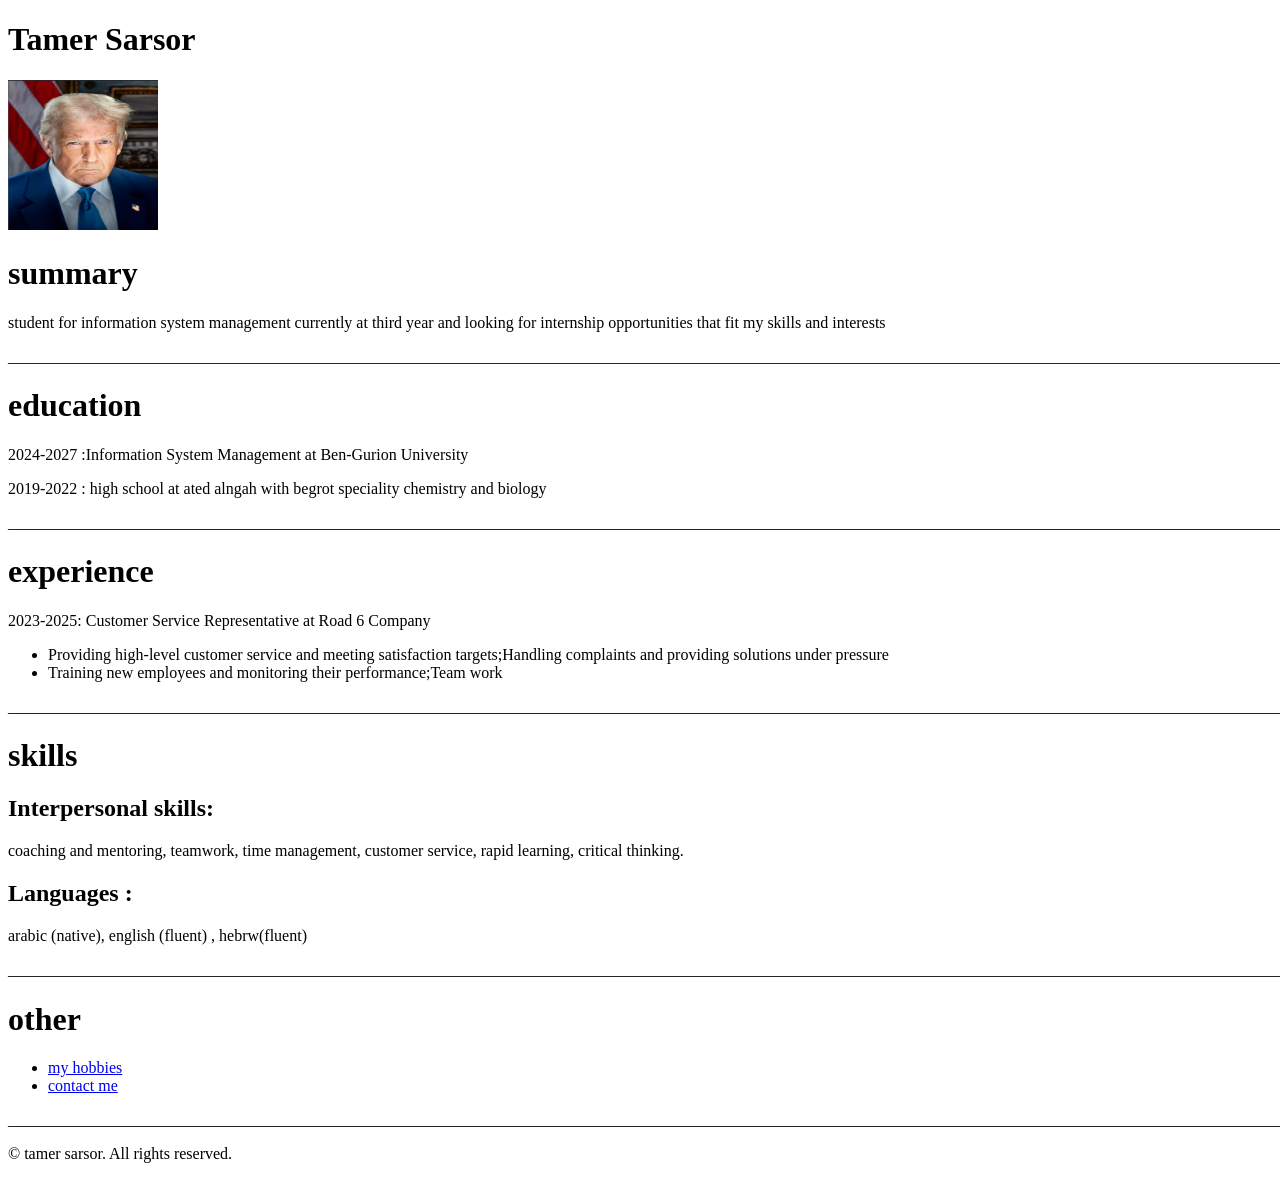
<file: homework1/index.html>
<!DOCTYPE html>
<html lang="en">
<head>
    <meta charset="UTF-8">
    <meta name="viewport" content="width=device-width, initial-scale=1.0">
    <title>My Resume</title>
</head>

<body>
    <h1>Tamer Sarsor</h1>
<img src="Screenshot 2026-11-06 195222.png" width="150" height="150" alt="my picture and be"><br>
 
    <h1>summary </h1>
    <p>student for information system management currently at third year and looking for internship opportunities that fit my skills and interests </p>
    <p>______________________________________________________________________________________________________________________________________________________________________</p>
<h1>education </h1>
<p>2024-2027 :Information System Management at Ben-Gurion University </p>
<p>2019-2022 : high school at ated alngah with begrot speciality chemistry and biology </p> 
<p>__________________________________________________________________________________________________________________________________________________________________________</p>
<h1>experience </h1>
<p>2023-2025: Customer Service Representative at Road 6  Company</p>
<ul>
 <li>Providing high-level customer service and meeting satisfaction targets;Handling complaints and providing solutions under pressure</li>
 <li>Training new employees and monitoring their performance;Team work </li>
</ul>
<p>__________________________________________________________________________________________________________________________________________________________________________</p></p>

<h1>skills</h1>
<h2>Interpersonal skills:</h2><p>coaching and mentoring, teamwork, time management, customer service, rapid learning, critical thinking.</p>
<h2>Languages :</h2><p>arabic (native), english (fluent) , hebrw(fluent)</p>

<p>__________________________________________________________________________________________________________________________________________________________________________</p>

<h1>other</h1>

<ul>
    <li><a href = "hobbies.html">my hobbies</a></li>
    <li><a href = "contact.html">contact me</a></li>
</ul>
<p>__________________________________________________________________________________________________________________________________________________________________________</p>

<footer>
    <p>&copy; tamer sarsor. All rights reserved.</p>
</footer>

</body>
</html>
</file>
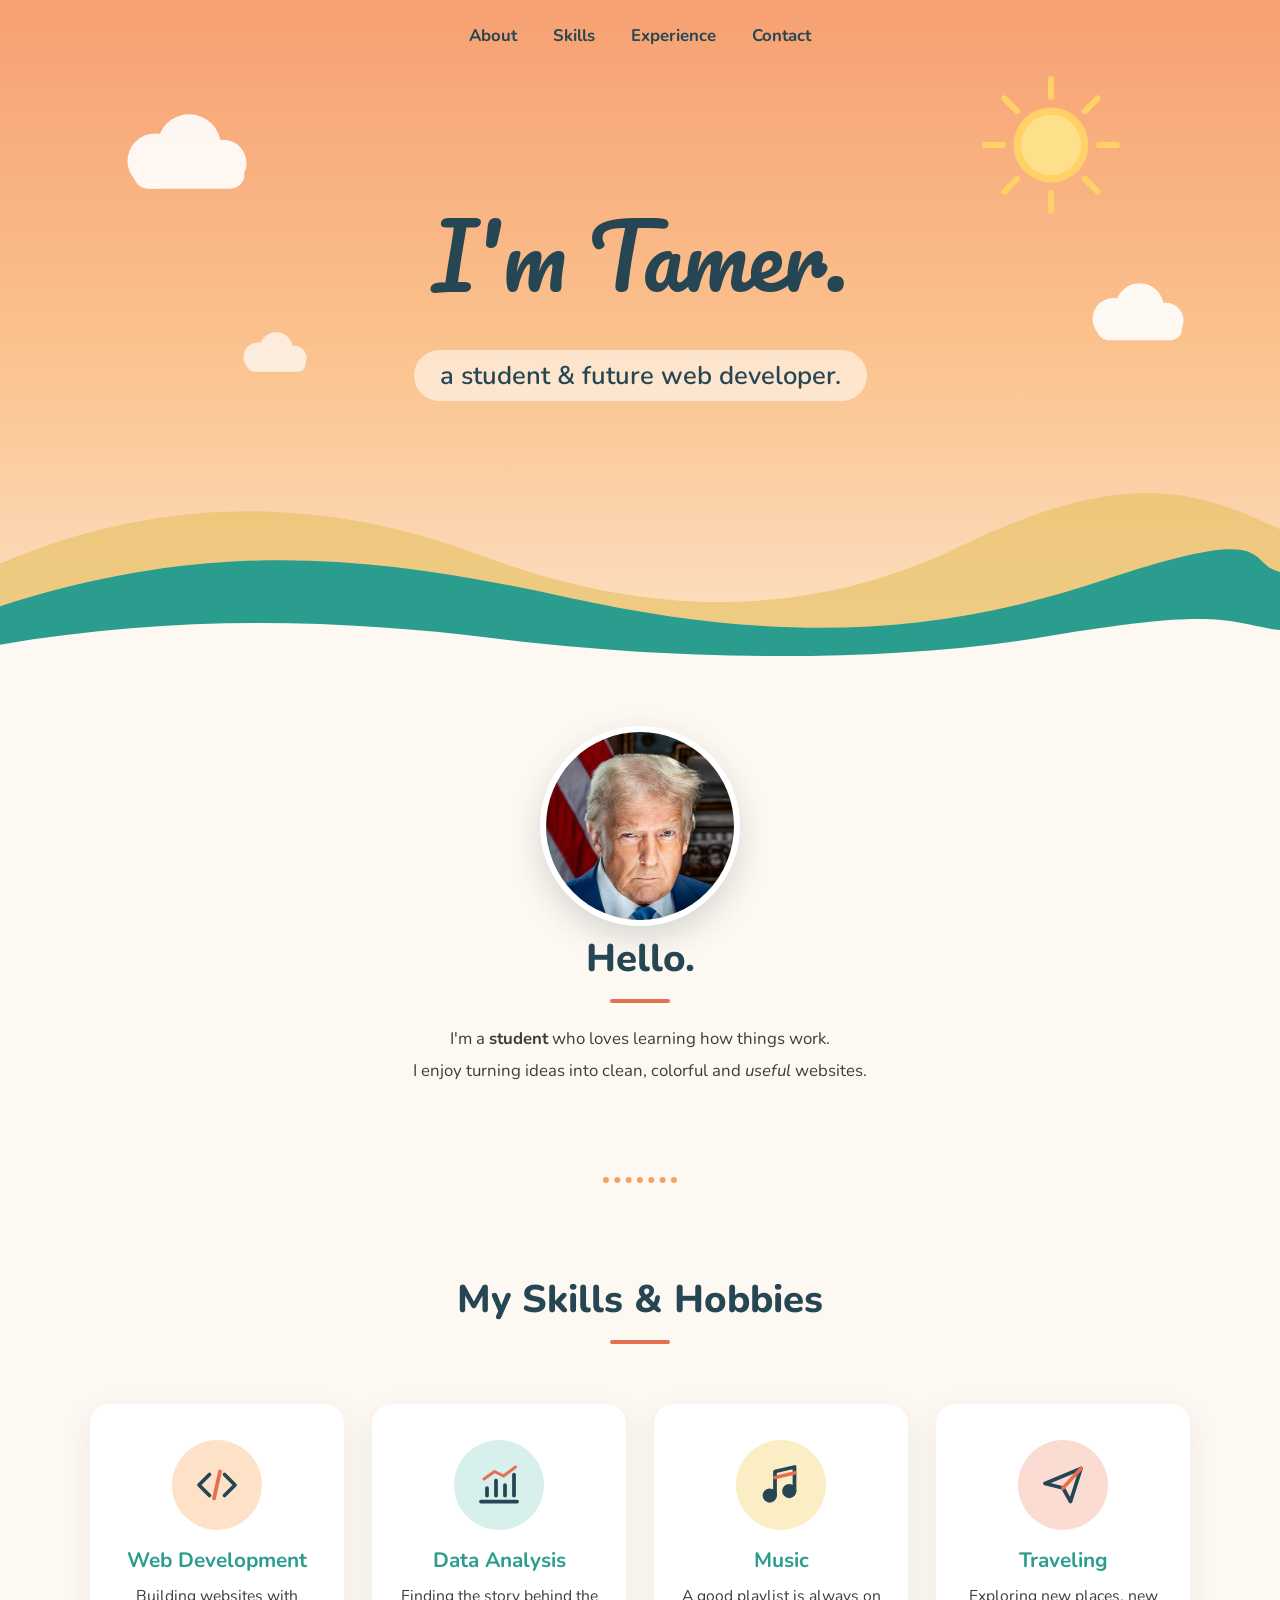
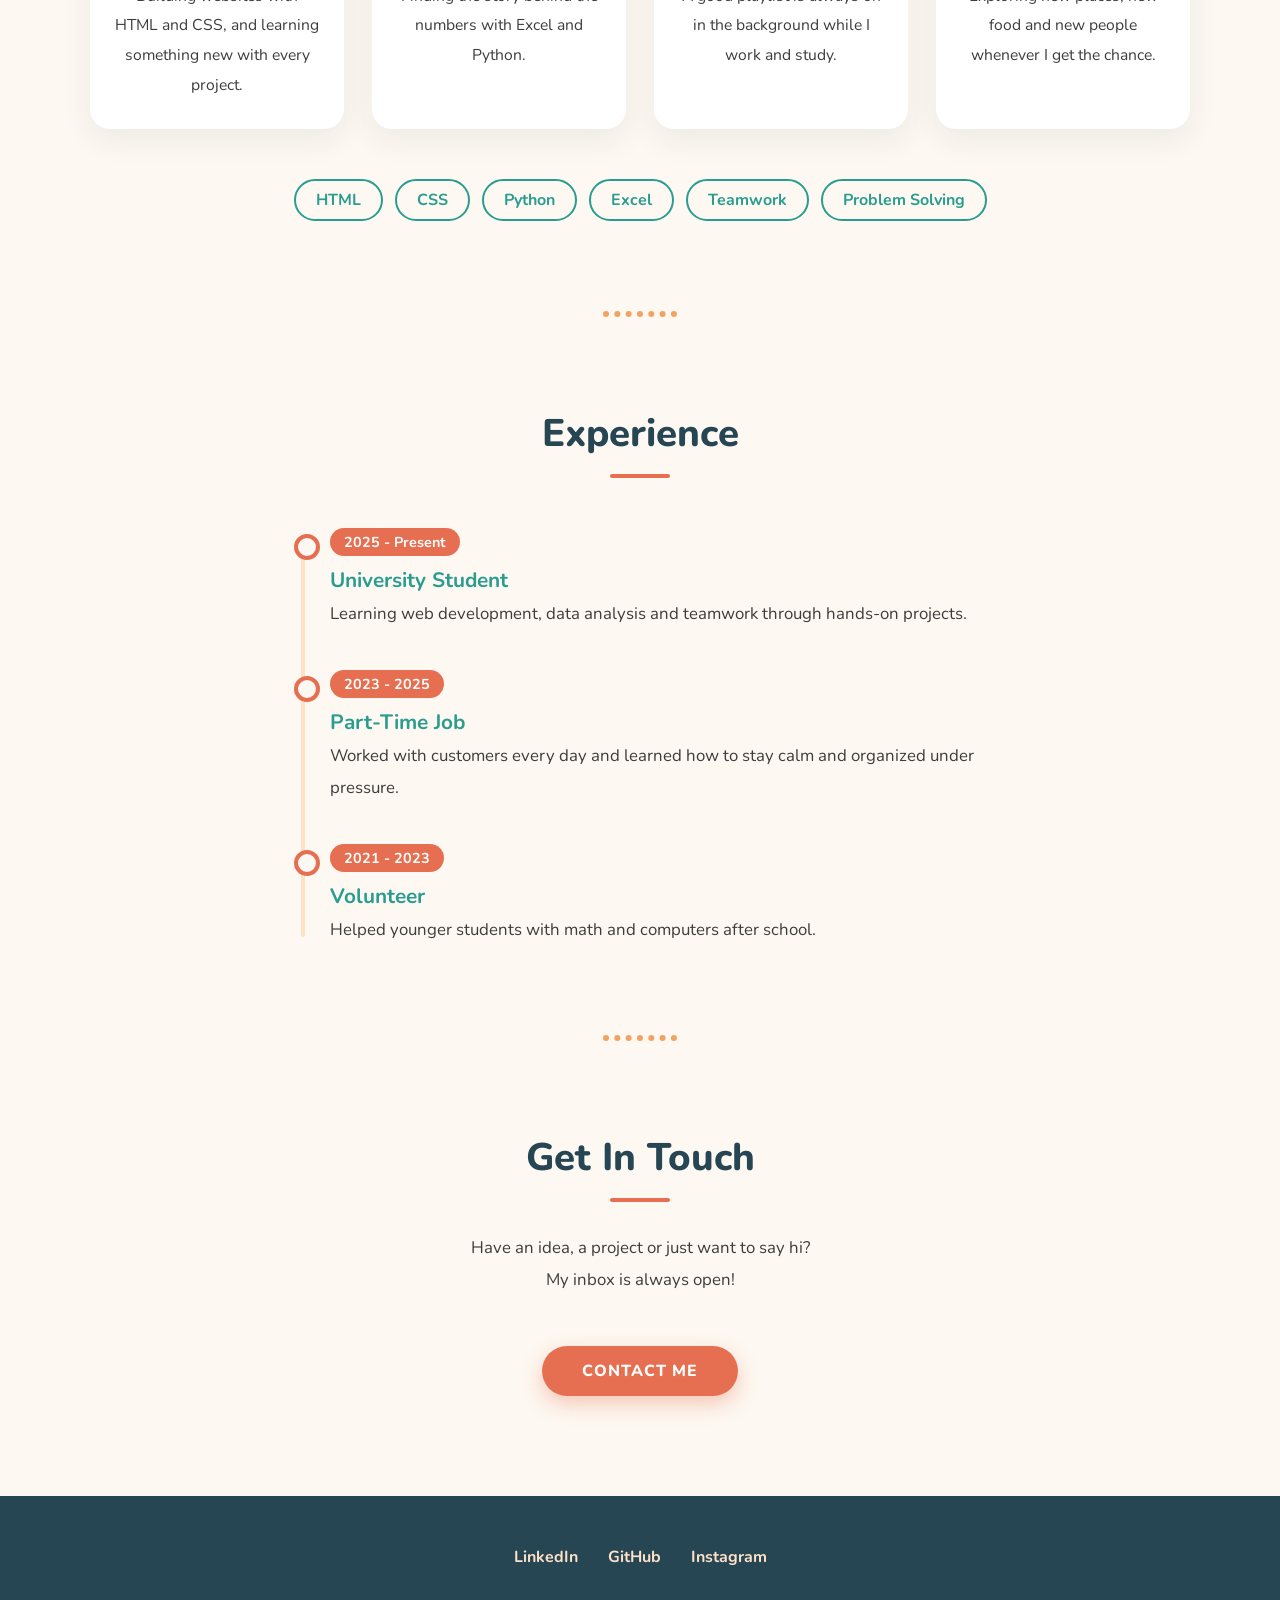
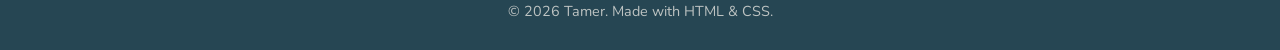
<file: homework2/index.html>
<!DOCTYPE html>
<html lang="en">
<head>
    <meta charset="UTF-8">
    <meta name="viewport" content="width=device-width, initial-scale=1.0">
    <title>Tamer</title>
    <link rel="preconnect" href="https://fonts.googleapis.com">
    <link rel="preconnect" href="https://fonts.gstatic.com" crossorigin>
    <link href="https://fonts.googleapis.com/css2?family=Nunito:wght@400;600;700;800&family=Pacifico&display=swap" rel="stylesheet">
    <link rel="stylesheet" href="styles.css">
</head>
<body>

    <!-- ===== Top: navigation + title ===== -->
    <header class="top-container" id="home">
        <nav class="navbar">
            <ul class="nav-links">
                <li><a href="#about">About</a></li>
                <li><a href="#skills">Skills</a></li>
                <li><a href="#experience">Experience</a></li>
                <li><a href="#contact">Contact</a></li>
            </ul>
        </nav>

        <img class="sun" src="images/sun.svg" alt="sun">
        <img class="cloud cloud-1" src="images/cloud.svg" alt="cloud">
        <img class="cloud cloud-2" src="images/cloud.svg" alt="cloud">
        <img class="cloud cloud-3" src="images/cloud.svg" alt="cloud">

        <div class="title-text">
            <h1>I'm Tamer.</h1>
            <h2 class="subtitle">a student &amp; future web developer.</h2>
        </div>

        <img class="hills" src="images/hills.svg" alt="hills">
    </header>

    <main class="middle-container">

        <!-- ===== About ===== -->
        <section class="profile" id="about">
            <img id="profile-img" src="images/Screenshot 2026-11-06 195222.png" alt="Tamer's profile picture">
            <h2 class="section-title">Hello.</h2>
            <p class="intro">
                I'm a <strong>student</strong> who loves learning how things work.<br>
                I enjoy turning ideas into clean, colorful and <em>useful</em> websites.
            </p>
        </section>

        <hr>

        <!-- ===== Skills & Hobbies ===== -->
        <section class="skills" id="skills">
            <h2 class="section-title">My Skills &amp; Hobbies</h2>

            <div class="cards">
                <article class="card">
                    <div class="card-icon">
                        <img src="images/code.svg" alt="code icon">
                    </div>
                    <h3>Web Development</h3>
                    <p>Building websites with HTML and CSS, and learning something new with every project.</p>
                </article>

                <article class="card">
                    <div class="card-icon">
                        <img src="images/chart.svg" alt="chart icon">
                    </div>
                    <h3>Data Analysis</h3>
                    <p>Finding the story behind the numbers with Excel and Python.</p>
                </article>

                <article class="card">
                    <div class="card-icon">
                        <img src="images/music.svg" alt="music icon">
                    </div>
                    <h3>Music</h3>
                    <p>A good playlist is always on in the background while I work and study.</p>
                </article>

                <article class="card">
                    <div class="card-icon">
                        <img src="images/plane.svg" alt="paper plane icon">
                    </div>
                    <h3>Traveling</h3>
                    <p>Exploring new places, new food and new people whenever I get the chance.</p>
                </article>
            </div>

            <ul class="tags">
                <li>HTML</li>
                <li>CSS</li>
                <li>Python</li>
                <li>Excel</li>
                <li>Teamwork</li>
                <li>Problem Solving</li>
            </ul>
        </section>

        <hr>

        <!-- ===== Experience ===== -->
        <section class="experience" id="experience">
            <h2 class="section-title">Experience</h2>

            <ul class="timeline">
                <li>
                    <span class="year">2025 - Present</span>
                    <h3>University Student</h3>
                    <p>Learning web development, data analysis and teamwork through hands-on projects.</p>
                </li>
                <li>
                    <span class="year">2023 - 2025</span>
                    <h3>Part-Time Job</h3>
                    <p>Worked with customers every day and learned how to stay calm and organized under pressure.</p>
                </li>
                <li>
                    <span class="year">2021 - 2023</span>
                    <h3>Volunteer</h3>
                    <p>Helped younger students with math and computers after school.</p>
                </li>
            </ul>
        </section>

        <hr>

        <!-- ===== Contact ===== -->
        <section class="contact-me" id="contact">
            <h2 class="section-title">Get In Touch</h2>
            <p class="contact-message">
                Have an idea, a project or just want to say hi?<br>
                My inbox is always open!
            </p>
            <a class="btn" href="mailto:tamrsar3@gmail.com">CONTACT ME</a>
        </section>

    </main>

    <!-- ===== Footer ===== -->
    <footer class="bottom-container">
        <div class="footer-links">
            <a class="footer-link" href="https://www.linkedin.com/in/tamer-sarsor-983a53391/" target="_blank">LinkedIn</a>
            <a class="footer-link" href="https://github.com/tamersarsor123" target="_blank">GitHub</a>
            <a class="footer-link" href="https://www.instagram.com/tamersar81/?hl=ar#" target="_blank">Instagram</a>
        </div>
        <p class="copyright">&copy; 2026 Tamer. Made with HTML &amp; CSS.</p>
    </footer>

</body>
</html>
</file>
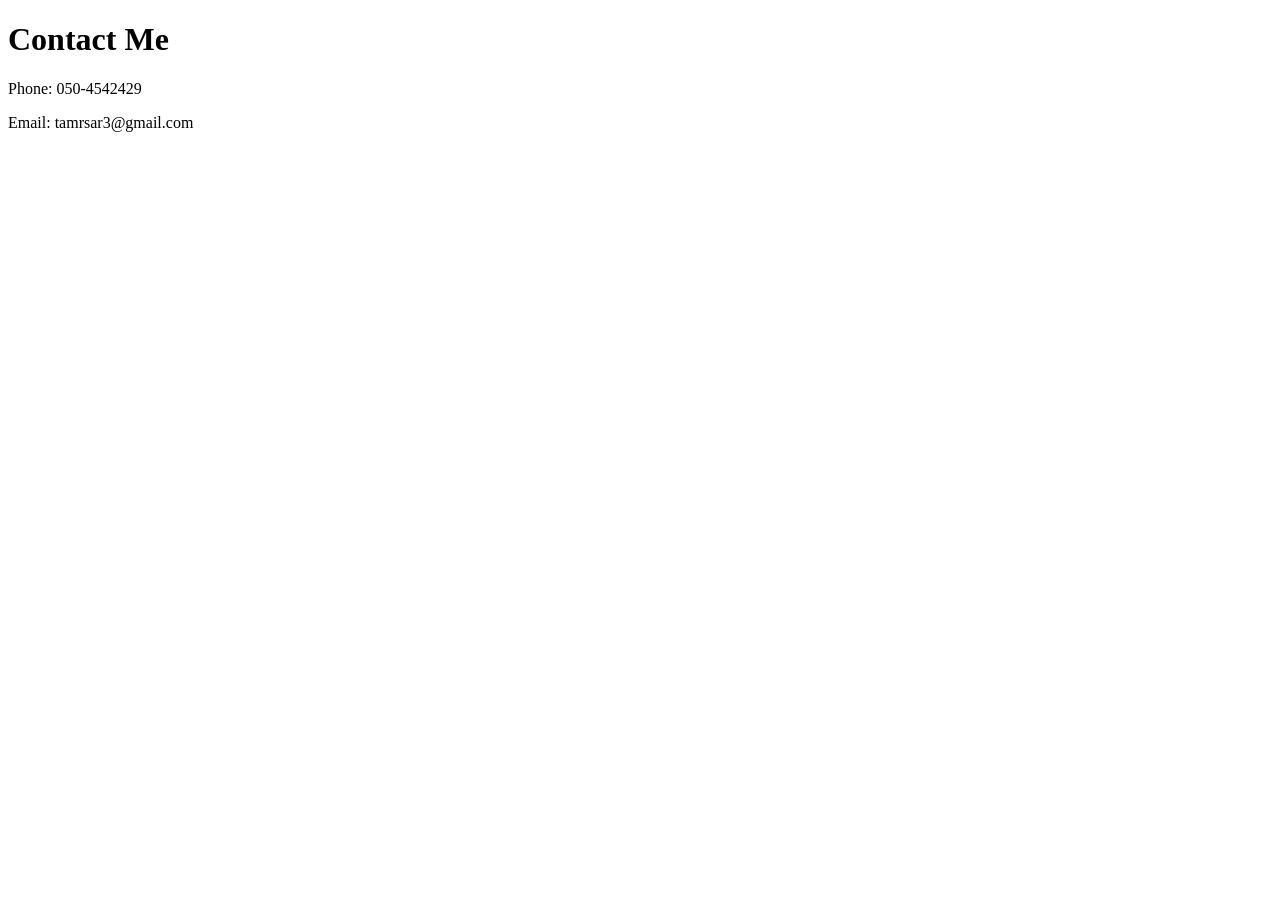
<file: homework1/contact.html>
<!DOCTYPE html>
<html lang="en">
<head>
    <meta charset="UTF-8">
    <meta name="viewport" content="width=device-width, initial-scale=1.0">
    <title>contact me

    </title>
</head>
<body>
    <h1>Contact Me</h1>
    <p>Phone: 050-4542429</p>
    <p>Email: tamrsar3@gmail.com</p>

</body>
</html>
</file>
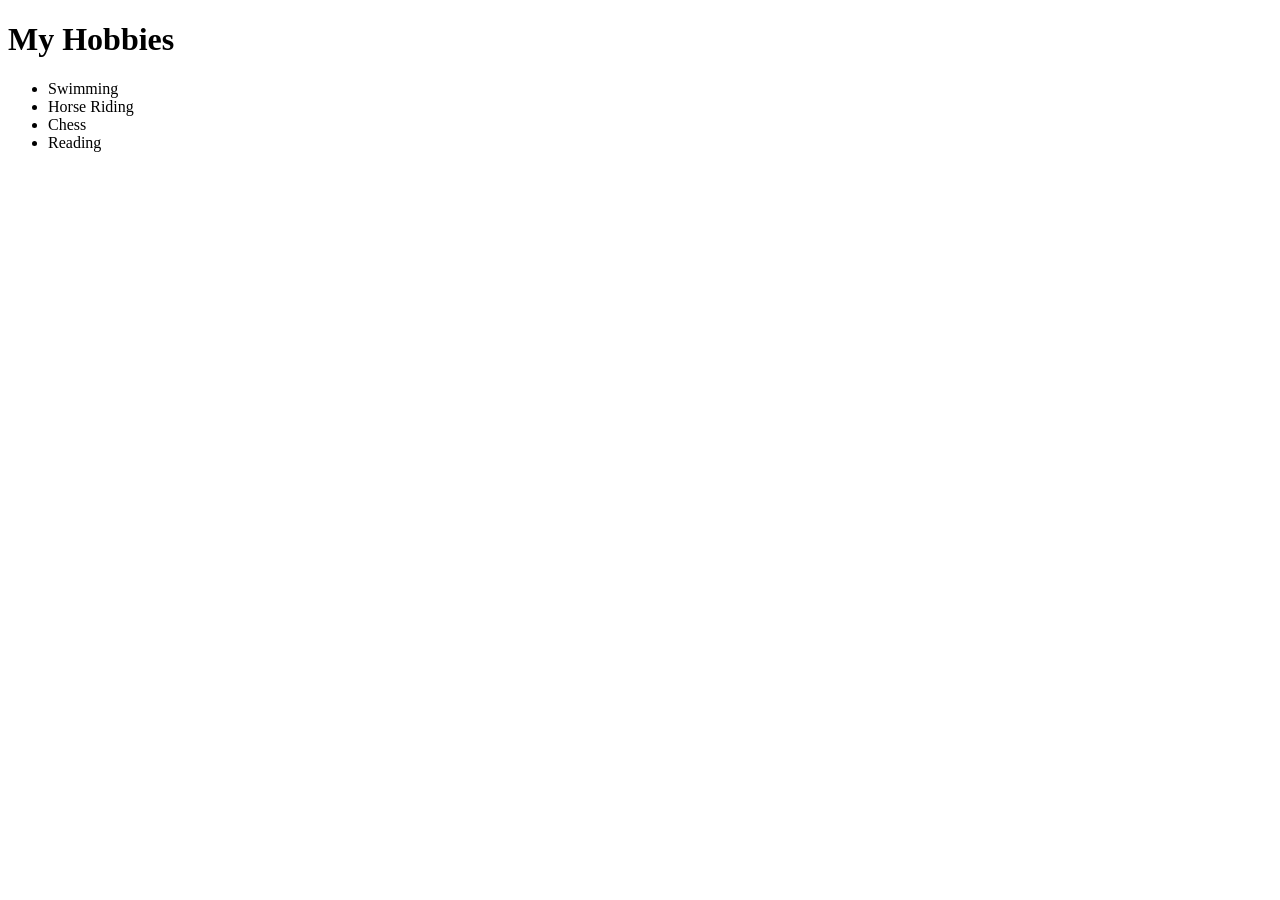
<file: homework1/hobbies.html>
<!DOCTYPE html>
<html lang="en">
<head>
    <meta charset="UTF-8">
    <meta name="viewport" content="width=device-width, initial-scale=1.0">
    <title>My hobbies</title>
</head>
<body>
    <h1>My Hobbies</h1>
    <ul>
        <li>Swimming</li>
        <li>Horse Riding</li>
        <li>Chess</li>
        <li>Reading</li>
    </ul>
</body>
</html>
</file>
<file: homework2/styles.css>
/* ===== Colors ===== */
:root {
  --deep: #264653;
  --teal: #2a9d8f;
  --orange: #f4a261;
  --coral: #e76f51;
  --cream: #fdf8f1;
  --peach: #fde2c8;
  --text: #3d3d3d;
}

/* ===== General ===== */
* {
  box-sizing: border-box;
}

html {
  scroll-behavior: smooth;
}

body {
  margin: 0;
  text-align: center;
  font-family: "Nunito", sans-serif;
  color: var(--text);
  background-color: var(--cream);
}

h1 {
  margin: 0;
  font-family: "Pacifico", cursive;
  font-weight: 400;
  font-size: 5.5rem;
  color: var(--deep);
  animation: fade-up 1s ease-out both;
}

h2 {
  margin: 0 0 20px;
  font-size: 2.4rem;
  font-weight: 800;
  color: var(--deep);
}

h3 {
  margin: 16px 0 8px;
  font-size: 1.3rem;
  color: var(--teal);
}

p {
  font-size: 1.05rem;
  line-height: 1.9;
}

a {
  color: var(--teal);
  text-decoration: none;
  transition: color 0.3s ease;
}

hr {
  border: none;
  border-top: 6px dotted var(--orange);
  width: 6%;
  margin: 90px auto;
}

/* ===== Top container ===== */
.top-container {
  position: relative;
  overflow: hidden;
  padding-top: 24px;
  background: linear-gradient(180deg, #f7a072 0%, #fbc490 55%, var(--peach) 100%);
}

.navbar {
  position: relative;
  z-index: 2;
}

.nav-links {
  display: flex;
  flex-wrap: wrap;
  justify-content: center;
  gap: 36px;
  list-style: none;
  margin: 0;
  padding: 0;
}

.nav-links a {
  position: relative;
  padding: 6px 0;
  font-size: 1.05rem;
  font-weight: 700;
  color: var(--deep);
}

/* line that grows under the link on hover */
.nav-links a::after {
  content: "";
  position: absolute;
  left: 0;
  bottom: 0;
  width: 0;
  height: 3px;
  border-radius: 3px;
  background-color: var(--coral);
  transition: width 0.3s ease;
}

.nav-links a:hover::after {
  width: 100%;
}

.title-text {
  position: relative;
  z-index: 2;
  padding: 130px 20px 40px;
}

.subtitle {
  display: inline-block;
  margin-top: 18px;
  padding: 8px 26px;
  border-radius: 50px;
  background-color: rgba(255, 255, 255, 0.55);
  font-size: 1.6rem;
  font-weight: 600;
  animation: fade-up 1s ease-out 0.4s both;
}

.sun {
  position: absolute;
  top: 70px;
  right: 12%;
  width: 150px;
  animation: spin 40s linear infinite;
}

.cloud {
  position: absolute;
  opacity: 0.9;
  animation: drift 14s ease-in-out infinite alternate;
}

.cloud-1 {
  top: 110px;
  left: 8%;
  width: 170px;
}

.cloud-2 {
  top: 280px;
  right: 6%;
  width: 130px;
  animation-duration: 18s;
  animation-direction: alternate-reverse;
}

.cloud-3 {
  top: 330px;
  left: 18%;
  width: 90px;
  opacity: 0.7;
  animation-duration: 11s;
}

.hills {
  position: relative;
  z-index: 1;
  display: block;
  width: 100%;
  height: clamp(110px, 16vw, 240px);
}

/* ===== Middle container ===== */
.middle-container {
  margin: 60px 0 100px;
  padding: 0 20px;
}

/* short colored line under every section title */
.section-title::after {
  content: "";
  display: block;
  width: 60px;
  height: 4px;
  margin: 14px auto 0;
  border-radius: 4px;
  background-color: var(--coral);
}

#profile-img {
  width: 200px;
  height: 200px;
  object-fit: cover;
  object-position: top;
  border: 6px solid #ffffff;
  border-radius: 50%;
  box-shadow: 0 12px 30px rgba(38, 70, 83, 0.18);
  animation: float 4s ease-in-out infinite;
}

.intro {
  width: 40%;
  margin: 0 auto;
}

/* ===== Skills cards (grid) ===== */
.cards {
  display: grid;
  grid-template-columns: repeat(4, 1fr);
  gap: 28px;
  max-width: 1100px;
  margin: 60px auto 0;
}

.card {
  padding: 36px 24px 28px;
  border-radius: 20px;
  background-color: #ffffff;
  box-shadow: 0 10px 30px rgba(38, 70, 83, 0.08);
  transition: transform 0.3s ease, box-shadow 0.3s ease;
}

.card:hover {
  transform: translateY(-8px);
  box-shadow: 0 18px 40px rgba(38, 70, 83, 0.16);
}

.card p {
  margin: 0;
  font-size: 0.98rem;
}

.card-icon {
  display: flex;
  align-items: center;
  justify-content: center;
  width: 90px;
  height: 90px;
  margin: 0 auto;
  border-radius: 50%;
  background-color: var(--peach);
}

.card-icon img {
  width: 48px;
  height: 48px;
}

.card:nth-child(2) .card-icon {
  background-color: #d7f0ec;
}

.card:nth-child(3) .card-icon {
  background-color: #fbeec4;
}

.card:nth-child(4) .card-icon {
  background-color: #fadcd3;
}

/* ===== Skill tags (flexbox) ===== */
.tags {
  display: flex;
  flex-wrap: wrap;
  justify-content: center;
  gap: 12px;
  max-width: 800px;
  margin: 50px auto 0;
  padding: 0;
  list-style: none;
}

.tags li {
  padding: 8px 20px;
  border: 2px solid var(--teal);
  border-radius: 50px;
  font-weight: 700;
  color: var(--teal);
  transition: background-color 0.3s ease, color 0.3s ease;
}

.tags li:hover {
  background-color: var(--teal);
  color: #ffffff;
}

/* ===== Experience timeline ===== */
.timeline {
  position: relative;
  max-width: 700px;
  margin: 50px auto 0;
  padding: 0 0 0 40px;
  list-style: none;
  text-align: left;
}

.timeline::before {
  content: "";
  position: absolute;
  top: 8px;
  bottom: 8px;
  left: 11px;
  width: 4px;
  border-radius: 4px;
  background-color: var(--peach);
}

.timeline > li {
  position: relative;
  margin-bottom: 40px;
}

.timeline > li:last-child {
  margin-bottom: 0;
}

.timeline > li::before {
  content: "";
  position: absolute;
  top: 6px;
  left: -36px;
  width: 18px;
  height: 18px;
  border: 4px solid var(--coral);
  border-radius: 50%;
  background-color: var(--cream);
}

.timeline h3 {
  margin: 10px 0 4px;
}

.timeline p {
  margin: 0;
}

.year {
  display: inline-block;
  padding: 4px 14px;
  border-radius: 50px;
  background-color: var(--coral);
  font-size: 0.9rem;
  font-weight: 700;
  color: #ffffff;
}

/* ===== Contact ===== */
.contact-message {
  width: 45%;
  margin: 30px auto 50px;
}

.btn {
  display: inline-block;
  padding: 14px 40px;
  border-radius: 50px;
  background-color: var(--coral);
  font-weight: 800;
  letter-spacing: 1px;
  color: #ffffff;
  box-shadow: 0 8px 20px rgba(231, 111, 81, 0.35);
  transition: background-color 0.3s ease, transform 0.3s ease, box-shadow 0.3s ease;
}

.btn:hover {
  background-color: var(--deep);
  transform: translateY(-3px);
  box-shadow: 0 12px 24px rgba(38, 70, 83, 0.3);
}

/* ===== Bottom container ===== */
.bottom-container {
  padding: 50px 20px 24px;
  background-color: var(--deep);
}

.footer-links {
  display: flex;
  flex-wrap: wrap;
  justify-content: center;
  gap: 30px;
}

.footer-link {
  font-weight: 700;
  color: var(--peach);
}

.footer-link:hover {
  color: var(--orange);
}

.copyright {
  margin: 30px 0 0;
  font-size: 0.9rem;
  color: var(--cream);
  opacity: 0.7;
}

/* ===== Animations ===== */
@keyframes fade-up {
  from {
    opacity: 0;
    transform: translateY(30px);
  }
  to {
    opacity: 1;
    transform: translateY(0);
  }
}

@keyframes drift {
  from {
    transform: translateX(0);
  }
  to {
    transform: translateX(70px);
  }
}

@keyframes spin {
  from {
    transform: rotate(0deg);
  }
  to {
    transform: rotate(360deg);
  }
}

@keyframes float {
  0%,
  100% {
    transform: translateY(0);
  }
  50% {
    transform: translateY(-12px);
  }
}

/* ===== Responsive ===== */
@media (max-width: 1000px) {
  .cards {
    grid-template-columns: repeat(2, 1fr);
    max-width: 640px;
  }

  .intro,
  .contact-message {
    width: 70%;
  }
}

@media (max-width: 600px) {
  h1 {
    font-size: 3.4rem;
  }

  h2 {
    font-size: 1.9rem;
  }

  .subtitle {
    padding: 8px 18px;
    font-size: 1.15rem;
  }

  .nav-links {
    gap: 20px;
  }

  .title-text {
    padding-top: 110px;
  }

  .sun {
    top: 60px;
    right: 6%;
    width: 90px;
  }

  .cloud-1 {
    top: 90px;
    left: 2%;
    width: 110px;
  }

  .cloud-2 {
    top: 260px;
    width: 90px;
  }

  .cloud-3 {
    display: none;
  }

  .cards {
    grid-template-columns: 1fr;
  }

  .intro,
  .contact-message {
    width: 100%;
  }

  hr {
    width: 18%;
    margin: 70px auto;
  }
}

/* turn off animations for people who prefer less motion */
@media (prefers-reduced-motion: reduce) {
  *,
  *::before,
  *::after {
    animation: none !important;
    transition: none !important;
  }

  html {
    scroll-behavior: auto;
  }
}
</file>
